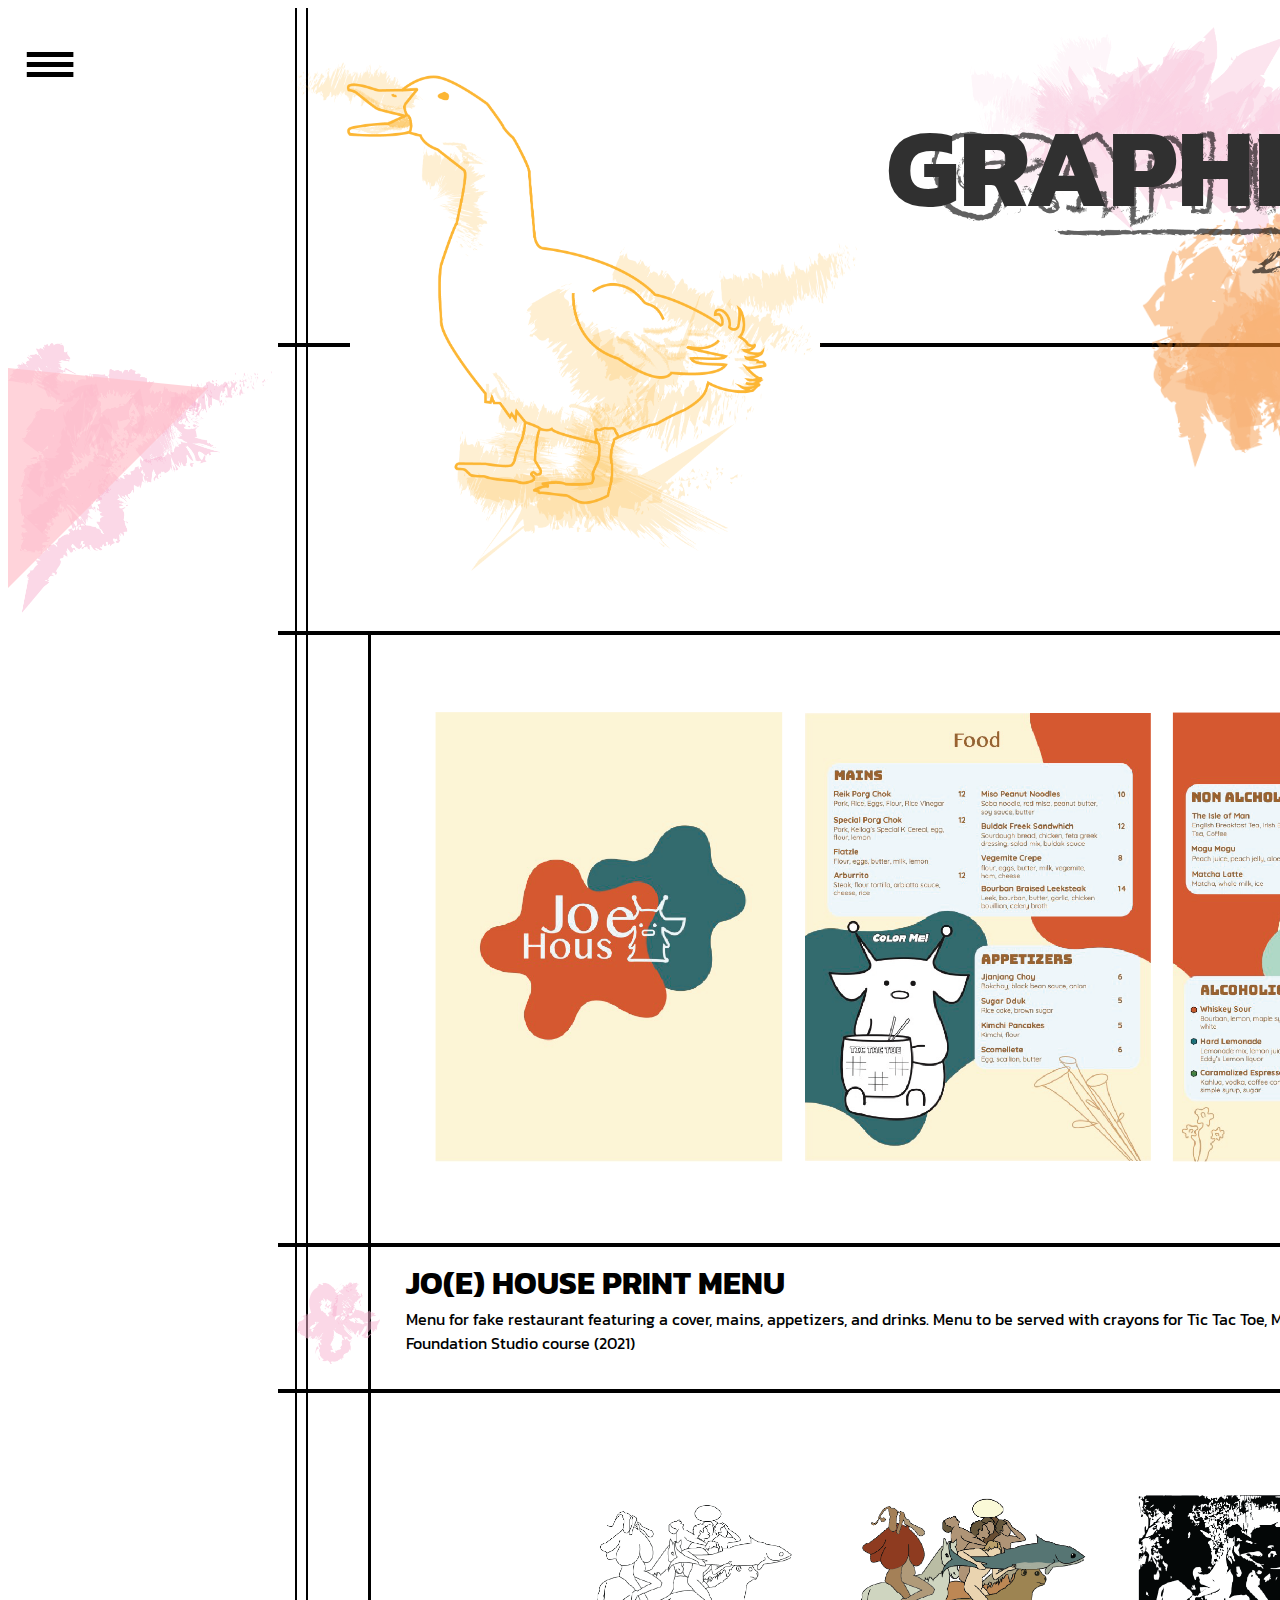
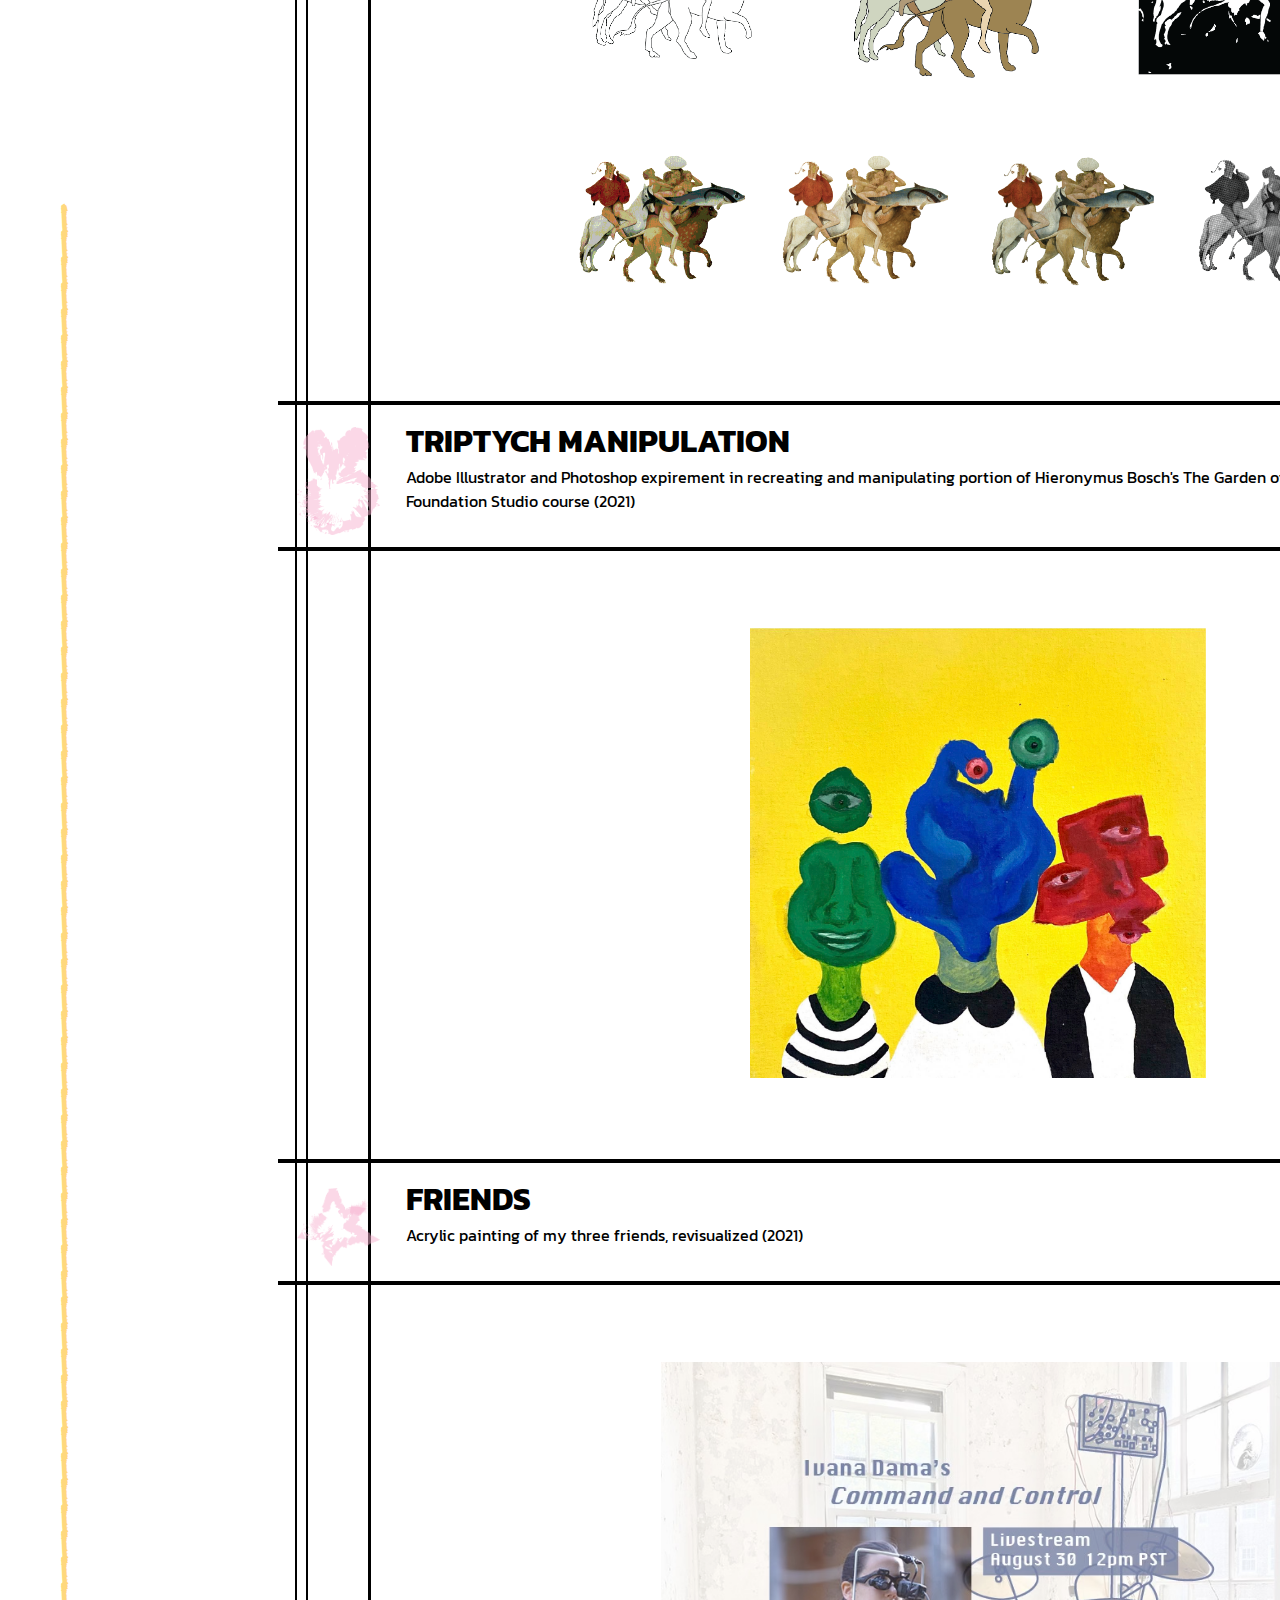
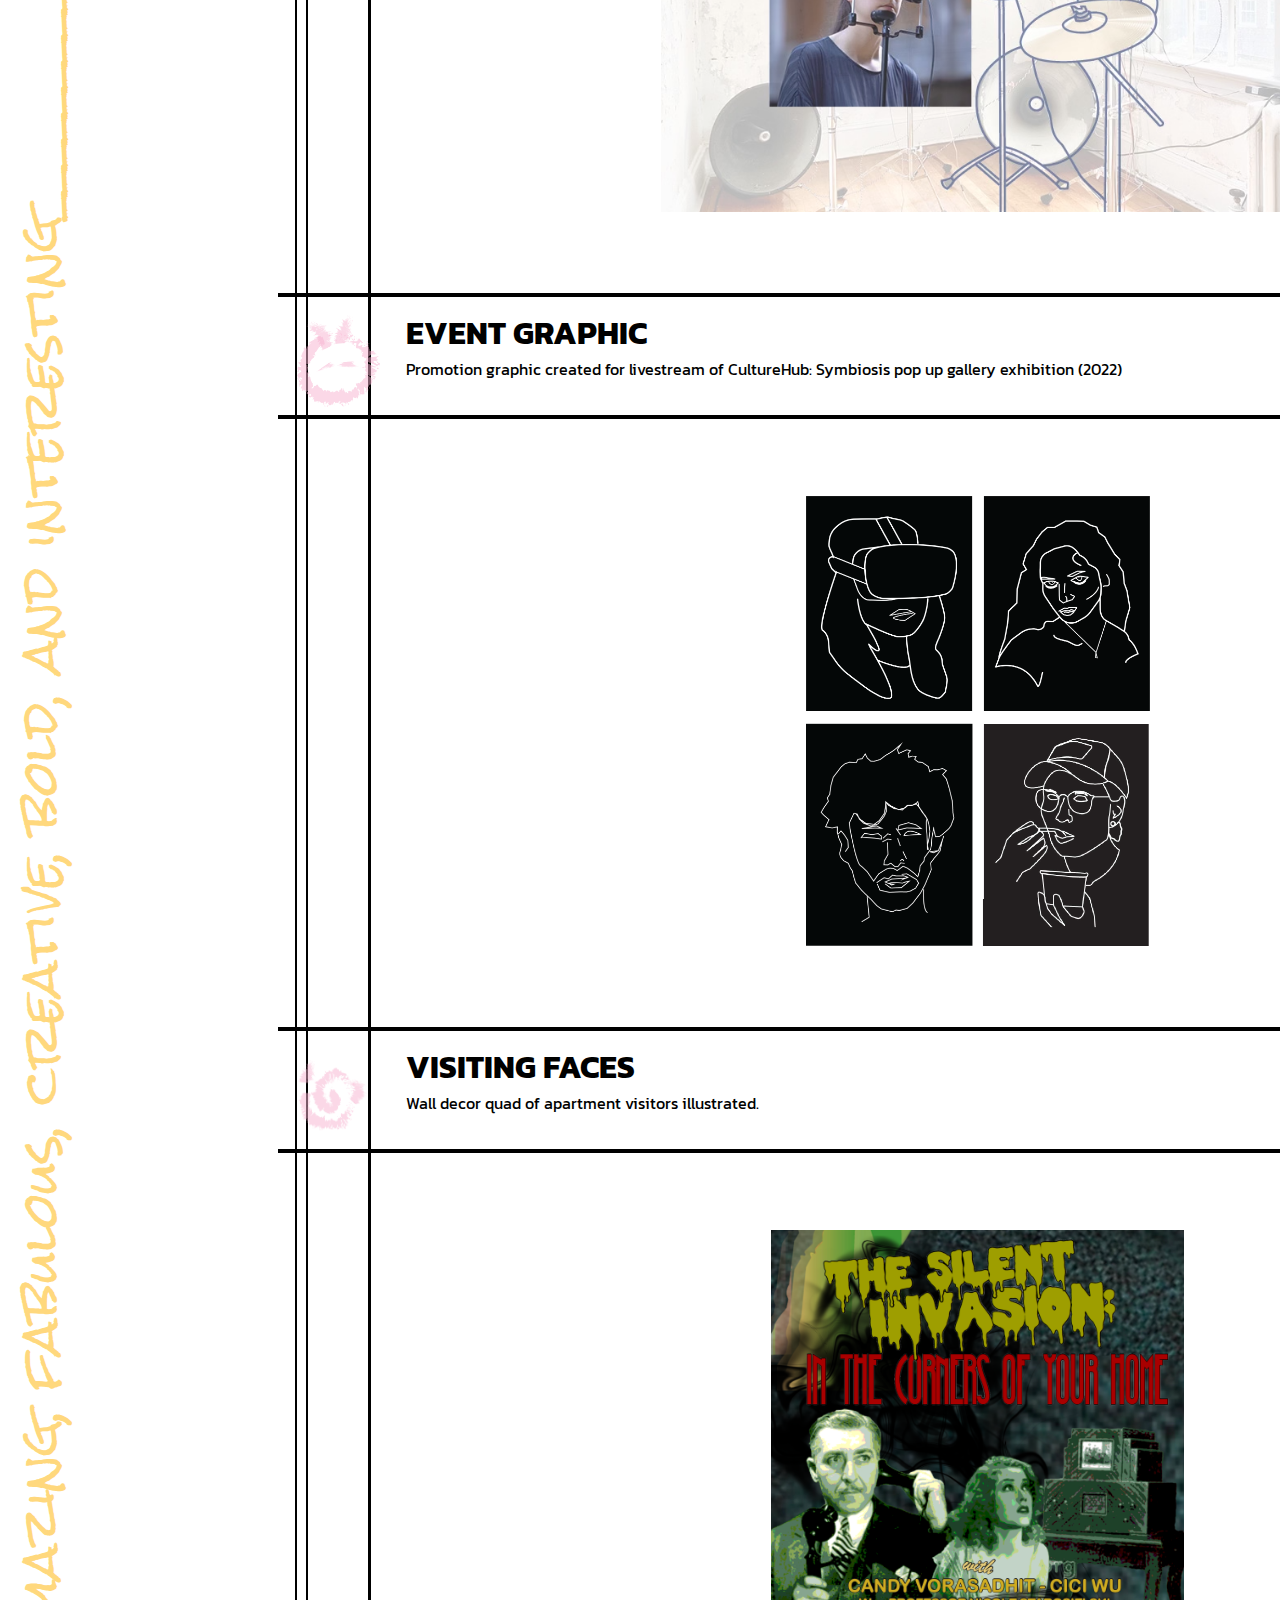
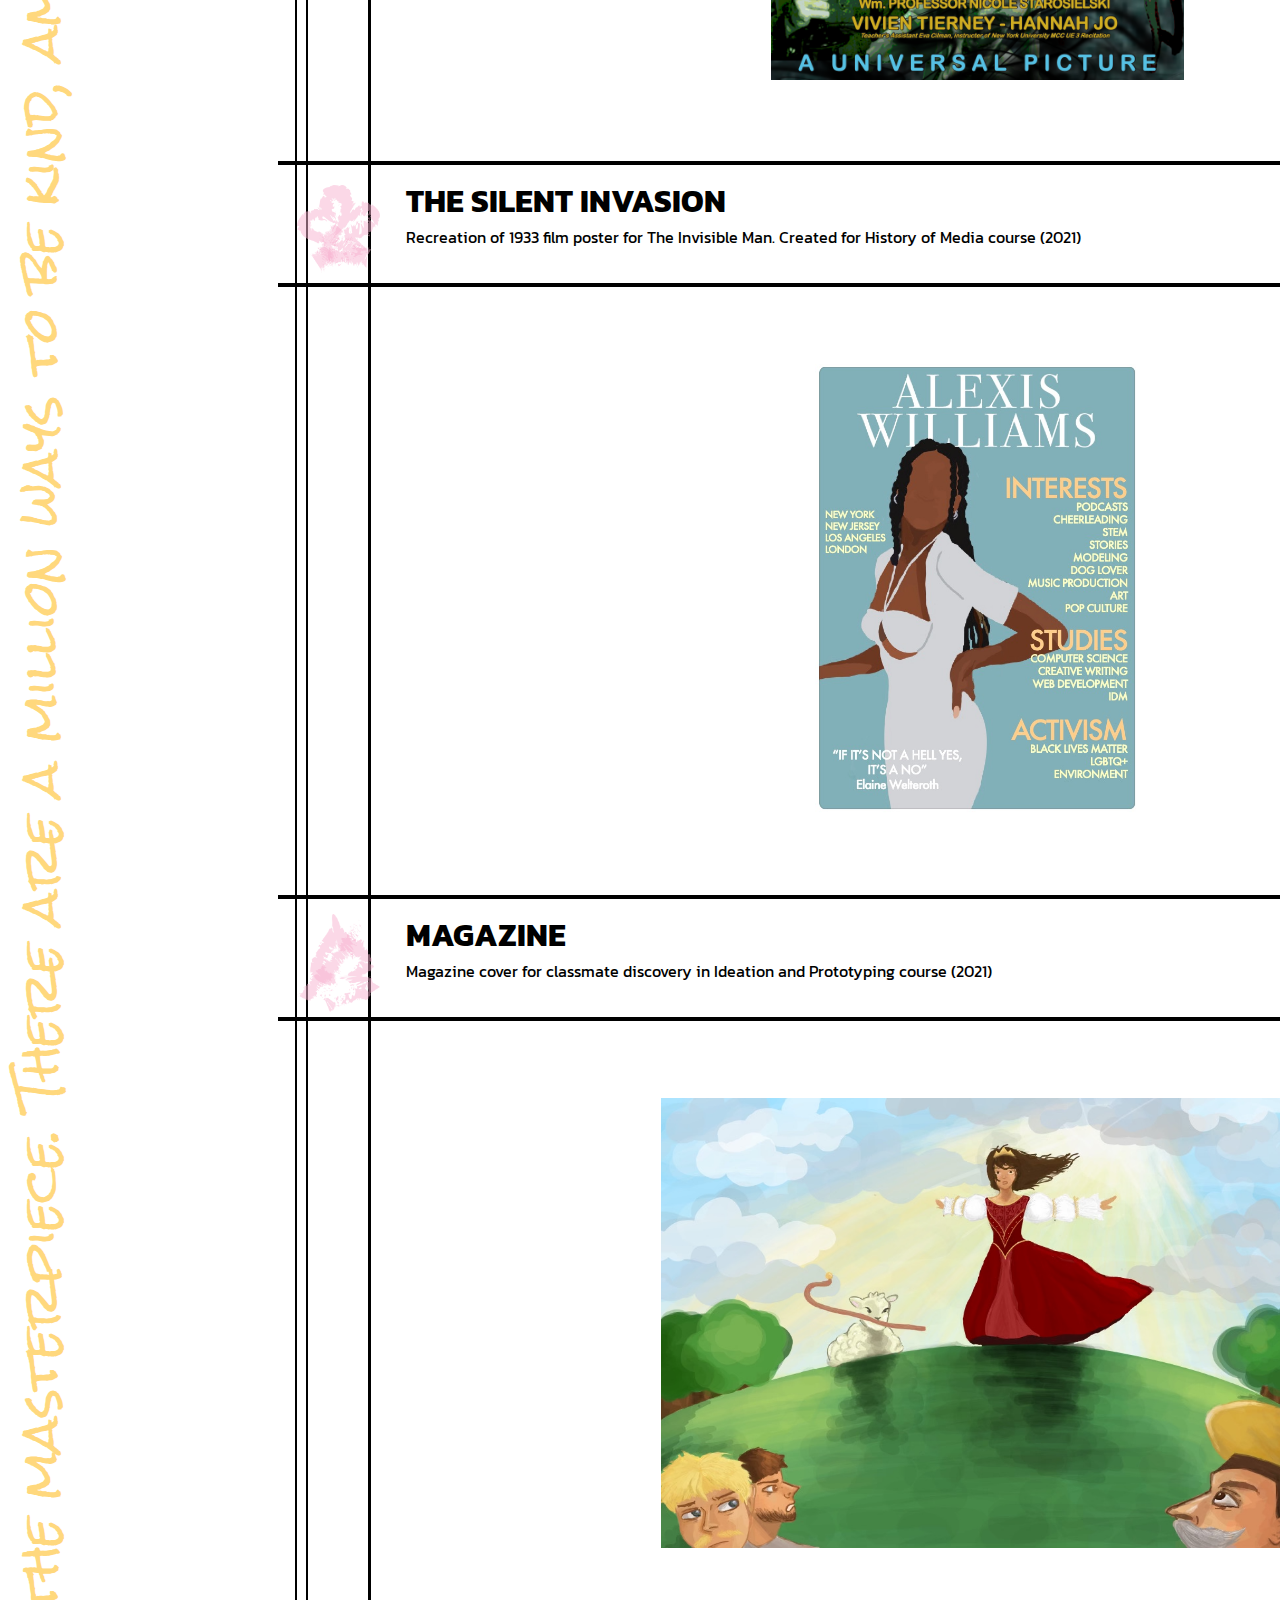
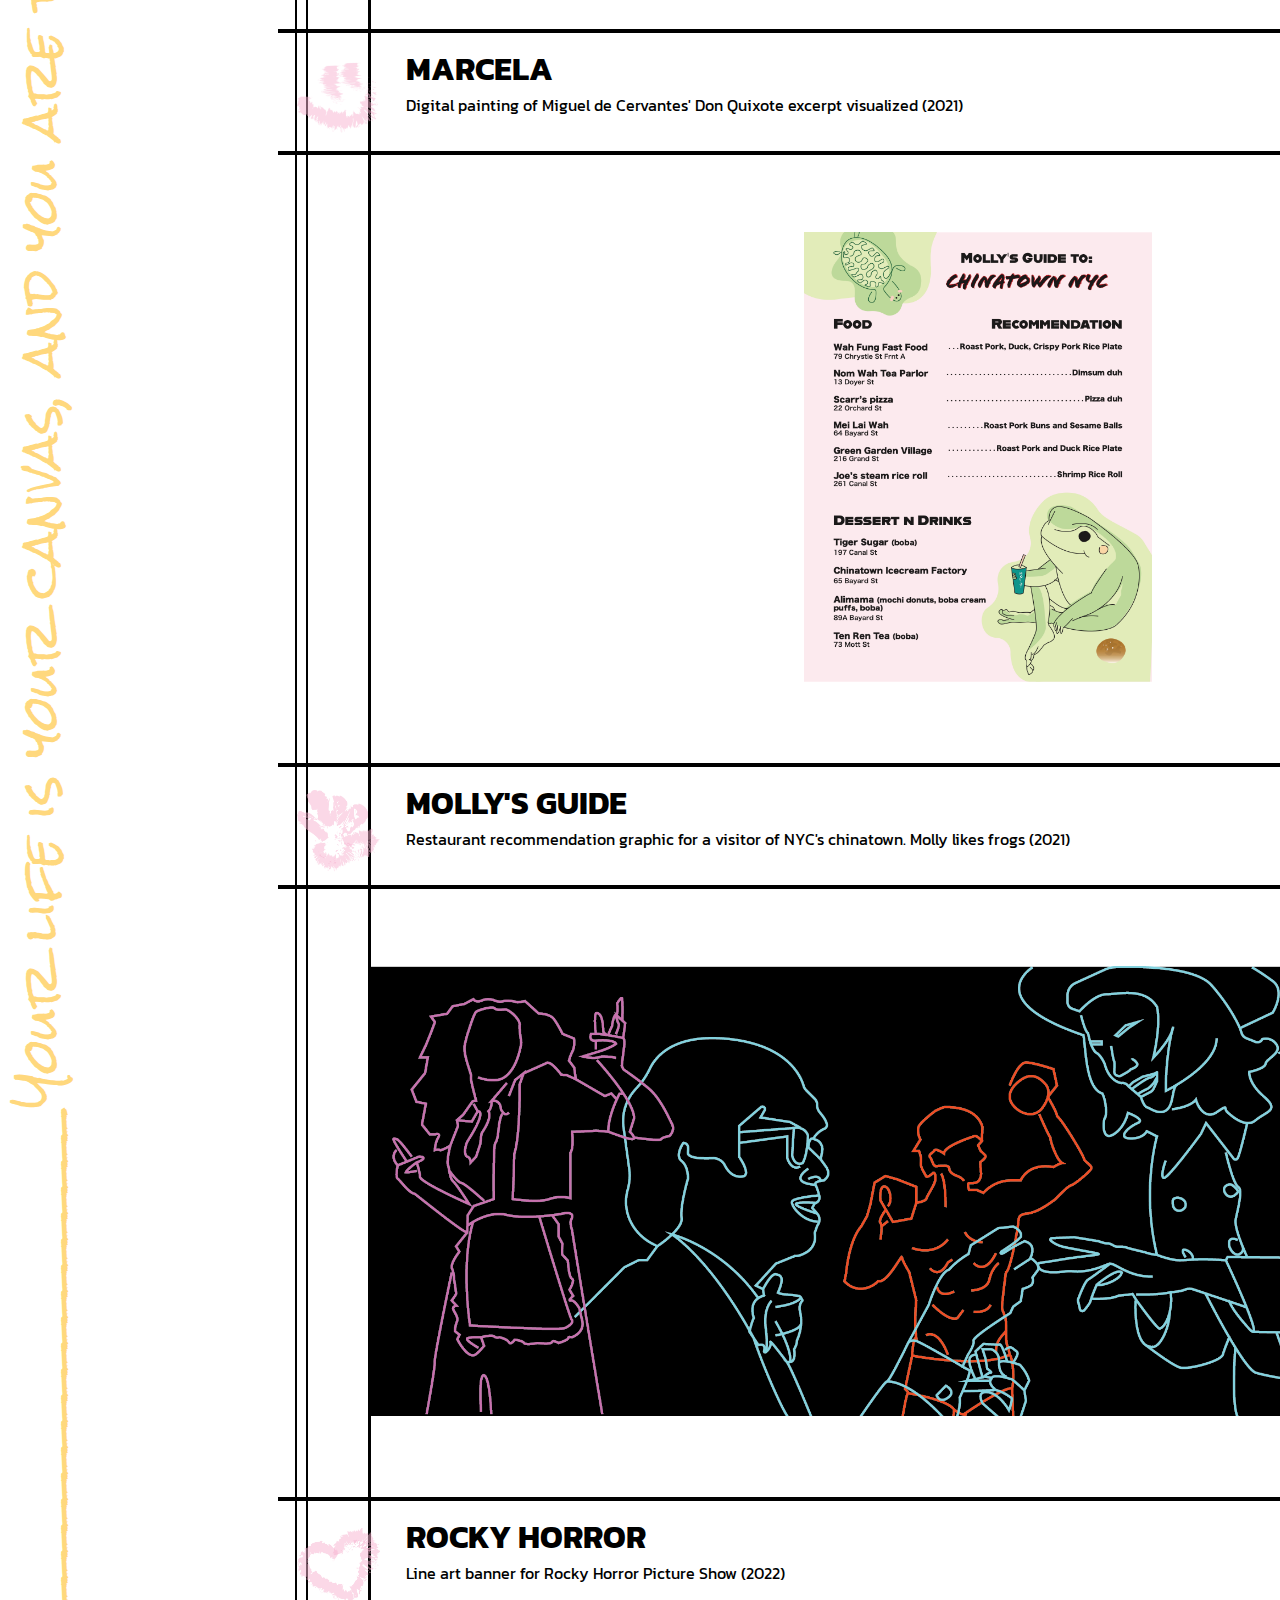
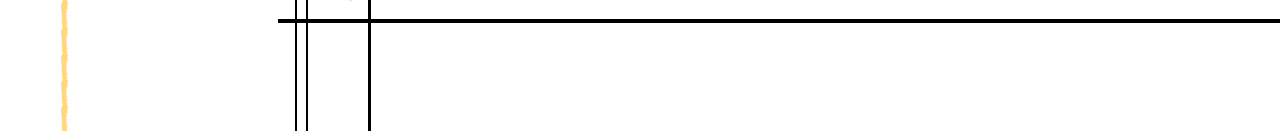
<file: illustration.html>
<!DOCTYPE html>
<html lang="en" dir="ltr">
  <head>
    <meta charset="utf-8">
    <title>Video</title>
    <link rel="stylesheet" href="styleillustration.css">
  </head>
  <body>
    <div class="maincontainer">

    <h1>GRAPHICS</h1>
    <img id="headeroutline" src="headeroutline.png">

    <div class="borderx"></div>
    <div class="bordery"></div>
    <div class="borderz"></div>
    <div class="border2"></div>
    <div class="border202"></div>
    <div class="border3"></div>
    <div class="border4"></div>
    <div class="border5"></div>
    <div class="border6"></div>
    <div class="border7"></div>
    <div class="border8"></div>
    <div class="border9"></div>
    <div class="border10"></div>
    <div class="border11"></div>
    <div class="border12"></div>
    <div class="border13"></div>
    <div class="border14"></div>
    <div class="border15"></div>
    <div class="border16"></div>
    <div class="border17"></div>
    <div class="border18"></div>
    <div class="border19"></div>
    <div class="border20"></div>
    <div class="border21"></div>
    <div class="border22"></div>
    <div class="border23"></div>


    <img id="duck" src="duck.png">
    <img id="scrib1" src="scrib1.png">
    <img id="scrib5" src="scrib5.png">

    <p id="title1">JO(E) HOUSE PRINT MENU<br>
      Menu for fake restaurant featuring a cover, mains, appetizers, and drinks. Menu to be served with crayons for Tic Tac Toe, Maze, and general coloring. Created for Visual Foundation Studio course (2021) </p>

    <p id="title2">TRIPTYCH MANIPULATION<br>
      Adobe Illustrator and Photoshop expirement in recreating and manipulating portion of Hieronymus Bosch's The Garden of Earthly Delights. Created for Visual Foundation Studio course (2021)
    </p>

    <p id="title3">FRIENDS <br>
      Acrylic painting of my three friends, revisualized (2021) </p>

    <p id="title4">EVENT GRAPHIC <br>
      Promotion graphic created for livestream of CultureHub: Symbiosis pop up gallery exhibition (2022) </p>

    <p id="title5">VISITING FACES <br>
      Wall decor quad of apartment visitors illustrated. </p>

    <p id="title6">THE SILENT INVASION <br>
      Recreation of 1933 film poster for The Invisible Man. Created for History of Media course (2021) </p>

    <p id="title7">MAGAZINE <br>
      Magazine cover for classmate discovery in Ideation and Prototyping course (2021) </p>

    <p id="title8">MARCELA <br>
      Digital painting of Miguel de Cervantes' Don Quixote excerpt visualized (2021) </p>

    <p id="title9">MOLLY'S GUIDE <br>
      Restaurant recommendation graphic for a visitor of NYC's chinatown. Molly likes frogs (2021) </p>

    <p id="title10">ROCKY HORROR <br>
      Line art banner for Rocky Horror Picture Show (2022) </p>

      <p1 id="sidetext">________________________Your life is your canvas, and you are the masterpiece. There are a million ways to be kind, amazing, fabulous, creative, bold, and interesting______________________________________________________________ </p1>


      <a href="index.html" class="tributton">
        <div id="pinktriangle"></div>
      </a>

      <img id="scribtri" src="scribtri.png">

    <img id="printmenu" src="printmenu.png">
    <img id="imagetrace" src="imagetrace.png">
    <img id="friendspaint" src="friendspaint.png">
    <img id="ivana" src="ivana.png">
    <img id="facegallery" src="facegallery.png">
    <img id="rockybanner" src="Rockybanner.png">
    <img id="movieposter" src="movieposter.png">
    <img id="magazinecover" src="magazinecover.jpeg">
    <img id="donq" src="donq.png">
    <img id="molly" src="molly.png">

    <img id="flowericon" src="flowericon.png">
    <img id="icon2" src="icon2.png">
    <img id="icon3" src="icon3.png">
    <img id="icon4" src="icon4.png">
    <img id="icon5" src="icon5.png">
    <img id="icon6" src="icon6.png">
    <img id="icon7" src="icon7.png">
    <img id="icon8" src="icon8.png">
    <img id="icon9" src="icon9.png">
    <img id="icon10" src="icon10.png">
    <!-- <img id="icon" src="icon.png"> -->


    <div class="dropdown">
      <button onclick="myFunction()" class="dropbtn">_<br>_<br>_</button>
      <div id="myDropdown" class="dropdown-content">
        <a href="index.html">Home</a>
        <a href="illustration.html">Graphic</a>
        <a href="video.html">Video</a>
        <a href="misc.html">Miscellaneous</a>
      </div>
    </div>

  <!-- javascript from w3schools -->
  <script type="text/javascript">
    function myFunction() {
    document.getElementById("myDropdown").classList.toggle("show");
  }
  window.onclick = function(event) {
    if (!event.target.matches('.dropbtn')) {
      var dropdowns = document.getElementsByClassName("dropdown-content");
      var i;
      for (i = 0; i < dropdowns.length; i++) {
        var openDropdown = dropdowns[i];
        if (openDropdown.classList.contains('show')) {
          openDropdown.classList.remove('show');
        }
      }
    }
  }
  </script>




    </div>
  </body>
</html>
</file>
<file: styleillustration.css>
@import url('https://fonts.googleapis.com/css2?family=Cabin:wght@700&family=Dela+Gothic+One&family=Kanit:wght@500&family=Lemon&family=Rock+Salt&family=Wallpoet&display=swap');

body{
  background-color: white;
  font-family: 'Kanit', Sans-serif;
}

.maincontainer {
  width: 100vw;
  height:100vh;
  display: grid;
  grid-template-columns: .5fr .1fr .08fr .3fr 3fr .1fr;
  grid-template-rows: 1fr 1.5fr repeat(10, 1fr .5fr);
  grid-template-areas:
    "nav . . header header header"
    "tri . . topduck topduck ."
    ". . . . graphic1 ."
    ". . . icon1 title1 title1"
    /* ". . icon1 sub1 sub1" */
    ". . . . graphic2 ."
    ". . . icon2 title2 title2"
    /* ". . icon2 sub2 sub2" */
    ". . . . graphic3 ."
    ". . . icon3 title3 title3"
    /* ". . icon 3sub3 sub3" */
    ". . . . graphic4 ."
    ". . . icon4 title4 title4"
    /* ". . icon4 sub4 sub4" */
    ". . . . graphic5 ."
    ". . . icon5 title5 title5"
    /* ". . icon5 sub5 sub5" */
    ". . . . graphic6 ."
    ". . . icon6 title6 title6"
    /* ". . icon6 sub6 sub6" */
    ". . . . graphic7 ."
    ". . . icon7 title7 title7"
    /* ". . icon7 sub7 sub7" */
    ". . . . graphic8 ."
    ". . . icon8 title8 title8"
    /* ". . icon8 sub8 sub8" */
    ". . . . graphic9 ."
    ". . . icon9 title9 title9"
    /* ". . icon9 sub9 sub9" */
    ". . . . graphic10 ."
    ". . . icon10 title10 title10"
    /* ". . icon10 sub10 sub10" */
    ;

    grid-row-gap: 2vh;
    border: 20px;
    border-color: black;
}

#sidetext{
  grid-column: 1/1;
  grid-row: 1/30;
  writing-mode: vertical-lr;
  transform: rotate(180deg);
  font-size: 3em;
  color: #ffd87d;
  z-index: 5;
  justify-self:start;
  align-self: end;
  margin-left: -2vw;
  font-family: 'Rock Salt', handwriting;
}

#duck{
  grid-row: 1/3;
  grid-column: 2/6;
  width: 45vw;
  z-index: 50;
  justify-self:start;
  align-self:start;
  overflow: visible;
  margin-top: 6vh;
  margin-left: 1vw;
}

h1 {
  grid-area: header;
  justify-self: end;
  font-size: 7em;
  color: #303030;
  z-index: 2;
  margin-right: 15vw;
}

#headeroutline{
  grid-area: header;
  justify-self: end;
  z-index: 1;
  margin-right: 13.2em;
  width: 36.3vw;
  align-self: center;
  opacity: 90%;
  margin-top: 4.5em;
}

#scrib1 {
  grid-area: header;
  justify-self: end;
  width: 50vw;
  opacity: 60%;
  /* margin-right: 10vw; */
}

#scrib5 {
  grid-row: 1/3;
  grid-column: 5/7;
  justify-self: end;
  align-self: start;
  width: 40vw;
  opacity: 60%;
  /* margin-right: -4vw;
  margin-top: -8vh; */
  overflow: hidden;

  /* margin-right: 10vw; */
}


.borderx{
  grid-column: 3/3;
  grid-row: 1/30;
  background: black;
  width: .2vw;
  height: 100%;
  justify-self: start;
}

.bordery{
  grid-column: 3/3;
  grid-row: 1/30;
  background: black;
  width: .2vw;
  height: 100%;
  justify-self: end;
}

.borderz{
  grid-column: 5/5;
  grid-row: 3/30;
  background: black;
  width: .2vw;
  height: 100%;
}

.border2{
  grid-column: 2/5;
  grid-row: 2/2;
  background: black;
  width: 80%;
  height: .4vh;
  overflow-x: visible;
}

.border202{
  grid-column: 3/7;
  grid-row: 2/2;
  background: black;
  width: 60%;
  height: .4vh;
  overflow-x: visible;
  justify-self: end;
}

.border3{
  grid-column: 2/7;
  grid-row: 3/3;
  background: black;
  width: 100%;
  height: .4vh;
}

.border4{
  grid-column: 2/7;
  grid-row: 4/4;
  background: black;
  width: 100%;
  height: .4vh;
}

.border5{
  grid-column: 2/7;
  grid-row: 5/5;
  background: black;
  width: 100%;
  height: .4vh;
}

.border6{
  grid-column: 2/7;
  grid-row: 6/6 ;
  background: black;
  width: 100%;
  height: .4vh;
}
.border7{
  grid-column: 2/7;
  grid-row: 7/7 ;
  background: black;
  width: 100%;
  height: .4vh;
}

.border8{
  grid-column: 2/7;
  grid-row: 8/8;
  background: black;
  width: 100%;
  height: .4vh;
}

.border9{
  grid-column: 2/7;
  grid-row: 9/9;
  background: black;
  width: 100%;
  height: .4vh;
}

.border10{
  grid-column: 2/7;
  grid-row: 10/10;
  background: black;
  width: 100%;
  height: .4vh;
}

.border11{
  grid-column: 2/7;
  grid-row: 11/11;
  background: black;
  width: 100%;
  height: .4vh;
}

.border12{
  grid-column: 2/7;
  grid-row:12/12 ;
  background: black;
  width: 100%;
  height: .4vh;
}

.border13{
  grid-column: 2/7;
  grid-row: 13/13;
  background: black;
  width: 100%;
  height: .4vh;
}

.border14{
  grid-column: 2/7;
  grid-row:14/14 ;
  background: black;
  width: 100%;
  height: .4vh;
}

.border15{
  grid-column: 2/7;
  grid-row:15/15 ;
  background: black;
  width: 100%;
  height: .4vh;
}

.border16{
  grid-column: 2/7;
  grid-row: 16/16 ;
  background: black;
  width: 100%;
  height: .4vh;
}

.border17{
  grid-column: 2/7;
  grid-row: 17/17 ;
  background: black;
  width: 100%;
  height: .4vh;
}

.border18{
  grid-column: 2/7;
  grid-row: 18/18 ;
  background: black;
  width: 100%;
  height: .4vh;
}
.border19{
  grid-column: 2/7;
  grid-row:19/19 ;
  background: black;
  width: 100%;
  height: .4vh;
}
.border20{
  grid-column: 2/7;
  grid-row:20/20 ;
  background: black;
  width: 100%;
  height: .4vh;
}
.border21{
  grid-column: 2/7;
  grid-row:21/21 ;
  background: black;
  width: 100%;
  height: .4vh;
}
.border22{
  grid-column: 2/7;
  grid-row: 22/22;
  background: black;
  width: 100%;
  height: .4vh;
}
.border23{
  grid-column: 2/7;
  grid-row:23/23;
  background: black;
  width: 100%;
  height: .4vh;
}



.maincontainer>p::first-line{
  font-weight: bold;
  font-size: 2em;
}

#title1{
  grid-area: title1;
  margin-left: 3vw;
}


#title2{
  grid-area: title2;
  margin-left: 3vw;
}

#title3{
  grid-area: title3;
  margin-left: 3vw;
}

#title4{
  grid-area: title4;
  margin-left: 3vw;
}
#title5{
  grid-area: title5;
  margin-left: 3vw;
}
#title6{
  grid-area: title6;
  margin-left: 3vw;
}
#title7{
  grid-area: title7;
  margin-left: 3vw;
}
#title8{
  grid-area: title8;
  margin-left: 3vw;
}
#title9{
  grid-area: title9;
  margin-left: 3vw;
}
#title10{
  grid-area: title10;
  margin-left: 3vw;
}


/* #pinktriangle {
  grid-area: tri;
  border-top: 20px solid transparent;
  border-left: 200px solid PINK;
  border-bottom: 200px solid transparent;
  align-self: center;
  z-index: 10;
} */

.tributton{
  grid-area: tri;
  border-top: 20px solid transparent;
  border-left: 200px solid PINK;
  border-bottom: 200px solid transparent;
  align-self: center;
  z-index: 8;
  opacity: 70%;
}

#scribtri {
  grid-area: tri;
  width: 270px;
  height: 270px;
  align-self: center;
  z-index: 7;
}

/* IMAGES OF WORKS */
#printmenu{
  grid-area: graphic1;
  height: 50vh;
  align-self: center;
  justify-self: center;
  margin-top: 9vh;
  margin-bottom: 7vh;
}


#imagetrace{
  grid-area: graphic2;
  height: 50vh;
  align-self: center;
  justify-self: center;
  margin-top: 9vh;
  margin-bottom: 7vh;
}

#friendspaint{
  grid-area: graphic3;
  height: 50vh;
  align-self: center;
  justify-self: center;
  margin-top: 9vh;
  margin-bottom: 7vh;
}

#ivana{
  grid-area: graphic4;
  height: 50vh;
  align-self: center;
  justify-self: center;
  margin-top: 9vh;
  margin-bottom: 7vh;
}

#facegallery{
  grid-area: graphic5;
  height: 50vh;
  align-self: center;
  justify-self: center;
  margin-top: 9vh;
  margin-bottom: 7vh;
}

#rockybanner{
  grid-area: graphic10;
  height: 50vh;
  align-self: center;
  justify-self: center;
  margin-top: 9vh;
  margin-bottom: 7vh;
}

#movieposter{
  grid-area: graphic6;
  height: 50vh;
  align-self: center;
  justify-self: center;
  margin-top: 9vh;
  margin-bottom: 7vh;
}

#magazinecover{
  grid-area: graphic7;
  height: 50vh;
  align-self: center;
  justify-self: center;
  margin-top: 9vh;
  margin-bottom: 7vh;
}

#donq{
  grid-area: graphic8;
  height: 50vh;
  align-self: center;
  justify-self: center;
  margin-top: 9vh;
  margin-bottom: 7vh;
}

#molly{
  grid-area: graphic9;
  height: 50vh;
  align-self: center;
  justify-self: center;
  margin-top: 9vh;
  margin-bottom: 7vh;
}

/* ICON IMAGES */
#flowericon{
  grid-area: icon1;
  width: 140%;
  justify-self: center;
  align-self: center;
  margin-bottom: -2em;
}

#icon2{
  grid-area: icon2;
  width: 140%;
  justify-self: center;
  align-self: center;
  margin-bottom: -2em;
}

#icon3{
  grid-area: icon3;
  width: 140%;
  justify-self: center;
  align-self: center;
  margin-bottom: -2em;
}
#icon4{
  grid-area: icon4;
  width: 140%;
  justify-self: center;
  align-self: center;
  margin-bottom: -2em;
}
#icon5{
  grid-area: icon5;
  width: 140%;
  justify-self: center;
  align-self: center;
  margin-bottom: -2em;
}
#icon6{
  grid-area: icon6;
  width: 140%;
  justify-self: center;
  align-self: center;
  margin-bottom: -2em;
}
#icon7{
  grid-area: icon7;
  width: 140%;
  justify-self: center;
  align-self: center;
  margin-bottom: -2em;
}
#icon8{
  grid-area: icon8;
  width: 140%;
  justify-self: center;
  align-self: center;
  margin-bottom: -2em;
}
#icon9{
  grid-area: icon9;
  width: 140%;
  justify-self: center;
  align-self: center;
  margin-bottom: -2em;
}
#icon10{
  grid-area: icon10;
  width: 140%;
  justify-self: center;
  align-self: center;
  margin-bottom: -2em;
}




.dropbtn {
  grid-area: nav;
  /* grid-column: 1 / 1; */
  background-color: transparent;
  color: black;
  font-size: 80px;
  border: none;
  cursor: pointer;
  line-height: 10px;
  padding-bottom: 60px;
  padding-left: 20px;
  z-index: 4;

}

.dropdown {
  grid-area: nav;
  /* grid-row: 1/3; */
  position: relative;
  display: inline-block;
  z-index: 40;
}

.dropdown-content {
  grid-area: nav;
  display: none;
  position: absolute;
  background-color: pink;
  min-width: 100px;
  box-shadow: 0px 8px 16px 0px rgba(0,0,0,0.2);
  z-index: 4;
}

.dropdown-content a {
  font-family: 'Kanit', sans-serif;
  color: white;
  padding: 12px 16px;
  display: block;
  text-decoration: none;
}

.dropdown-content a:hover {background-color: blue;}

.show {display:block;}
</file>
